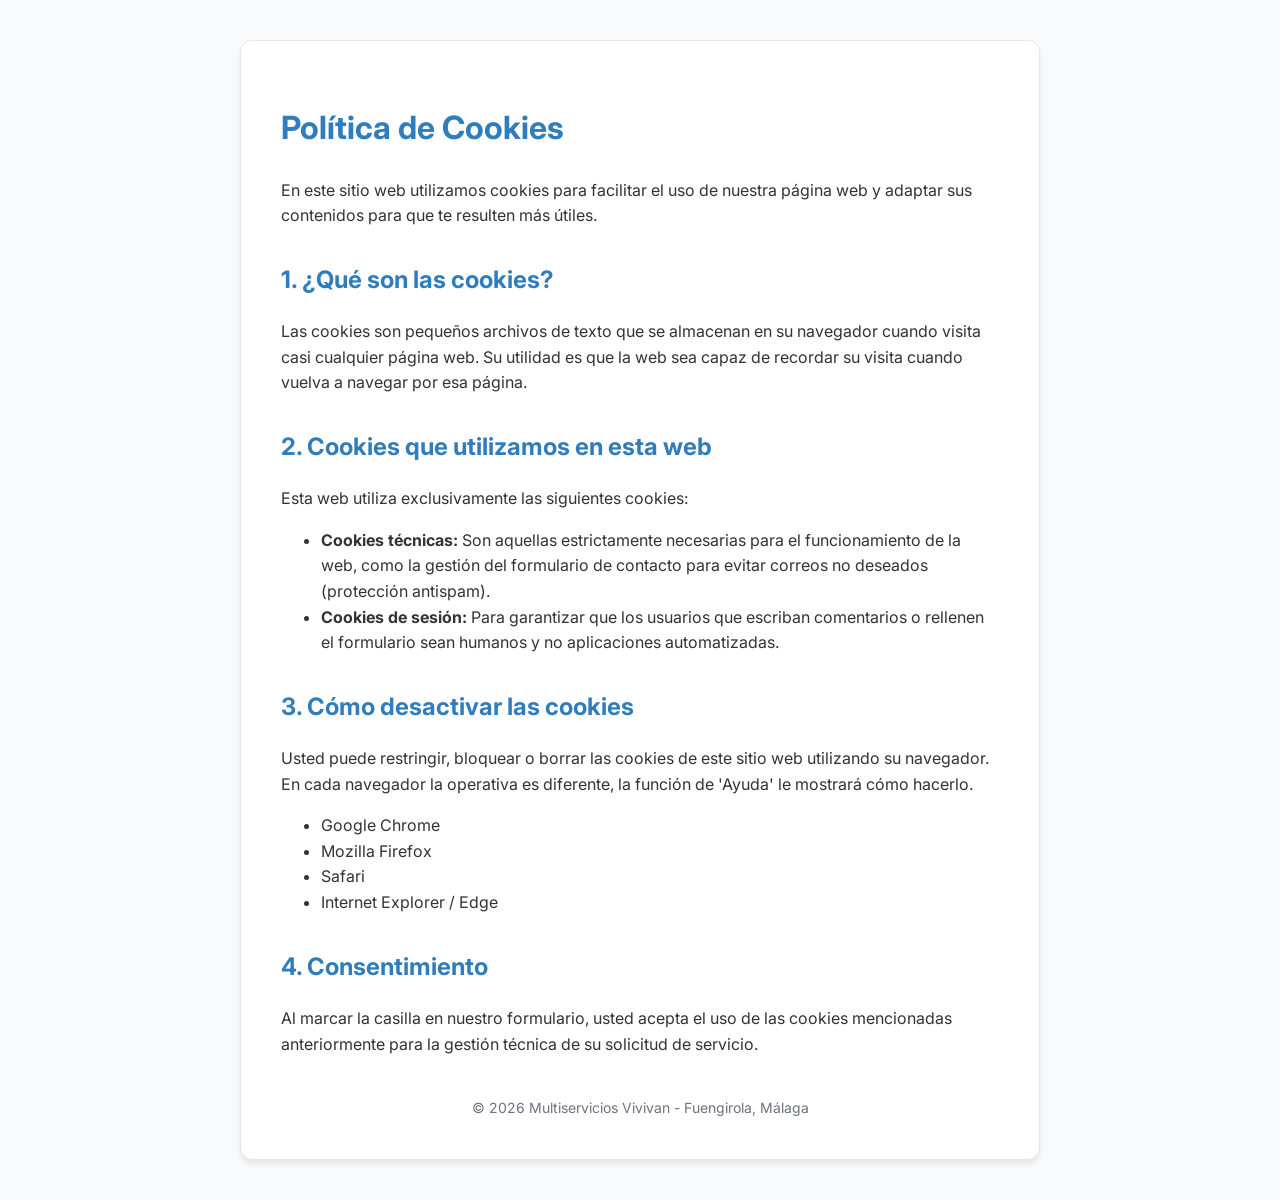
<file: public/cookies.html>
<!DOCTYPE html>
<html lang="es">
<head>
    <meta charset="UTF-8">
    <meta name="viewport" content="width=device-width, initial-scale=1.0">
    <title>Política de Cookies - Multiservicios Vivivan</title>
    <link href="https://fonts.googleapis.com/css2?family=Inter:wght@400;600;700&display=swap" rel="stylesheet">
    <style>
        body {
            font-family: 'Inter', sans-serif;
            line-height: 1.6;
            color: #333;
            max-width: 800px;
            margin: 0 auto;
            padding: 40px 20px;
            background-color: #f9fafb;
        }
        .container {
            background: #fff;
            padding: 40px;
            border-radius: 12px;
            box-shadow: 0 4px 6px -1px rgba(0, 0, 0, 0.1);
            border: 1px solid #e5e7eb;
        }
        h1 {
            color: #2F7DBD;
            margin-bottom: 24px;
        }
        h2 {
            color: #2F7DBD;
            margin-top: 32px;
            font-size: 1.5rem;
        }
        p {
            margin-bottom: 16px;
        }
        .footer {
            margin-top: 40px;
            text-align: center;
            font-size: 0.875rem;
            color: #6b7280;
        }
    </style>
</head>
<body>
    <div class="container">
        <h1>Política de Cookies</h1>
        
        <p>En este sitio web utilizamos cookies para facilitar el uso de nuestra página web y adaptar sus contenidos para que te resulten más útiles.</p>

        <h2>1. ¿Qué son las cookies?</h2>
        <p>Las cookies son pequeños archivos de texto que se almacenan en su navegador cuando visita casi cualquier página web. Su utilidad es que la web sea capaz de recordar su visita cuando vuelva a navegar por esa página.</p>

        <h2>2. Cookies que utilizamos en esta web</h2>
        <p>Esta web utiliza exclusivamente las siguientes cookies:</p>
        <ul>
            <li><strong>Cookies técnicas:</strong> Son aquellas estrictamente necesarias para el funcionamiento de la web, como la gestión del formulario de contacto para evitar correos no deseados (protección antispam).</li>
            <li><strong>Cookies de sesión:</strong> Para garantizar que los usuarios que escriban comentarios o rellenen el formulario sean humanos y no aplicaciones automatizadas.</li>
        </ul>

        <h2>3. Cómo desactivar las cookies</h2>
        <p>Usted puede restringir, bloquear o borrar las cookies de este sitio web utilizando su navegador. En cada navegador la operativa es diferente, la función de 'Ayuda' le mostrará cómo hacerlo.</p>
        <ul>
            <li>Google Chrome</li>
            <li>Mozilla Firefox</li>
            <li>Safari</li>
            <li>Internet Explorer / Edge</li>
        </ul>

        <h2>4. Consentimiento</h2>
        <p>Al marcar la casilla en nuestro formulario, usted acepta el uso de las cookies mencionadas anteriormente para la gestión técnica de su solicitud de servicio.</p>

        <div class="footer">
            &copy; 2026 Multiservicios Vivivan - Fuengirola, Málaga
        </div>
    </div>
</body>
</html>
</file>
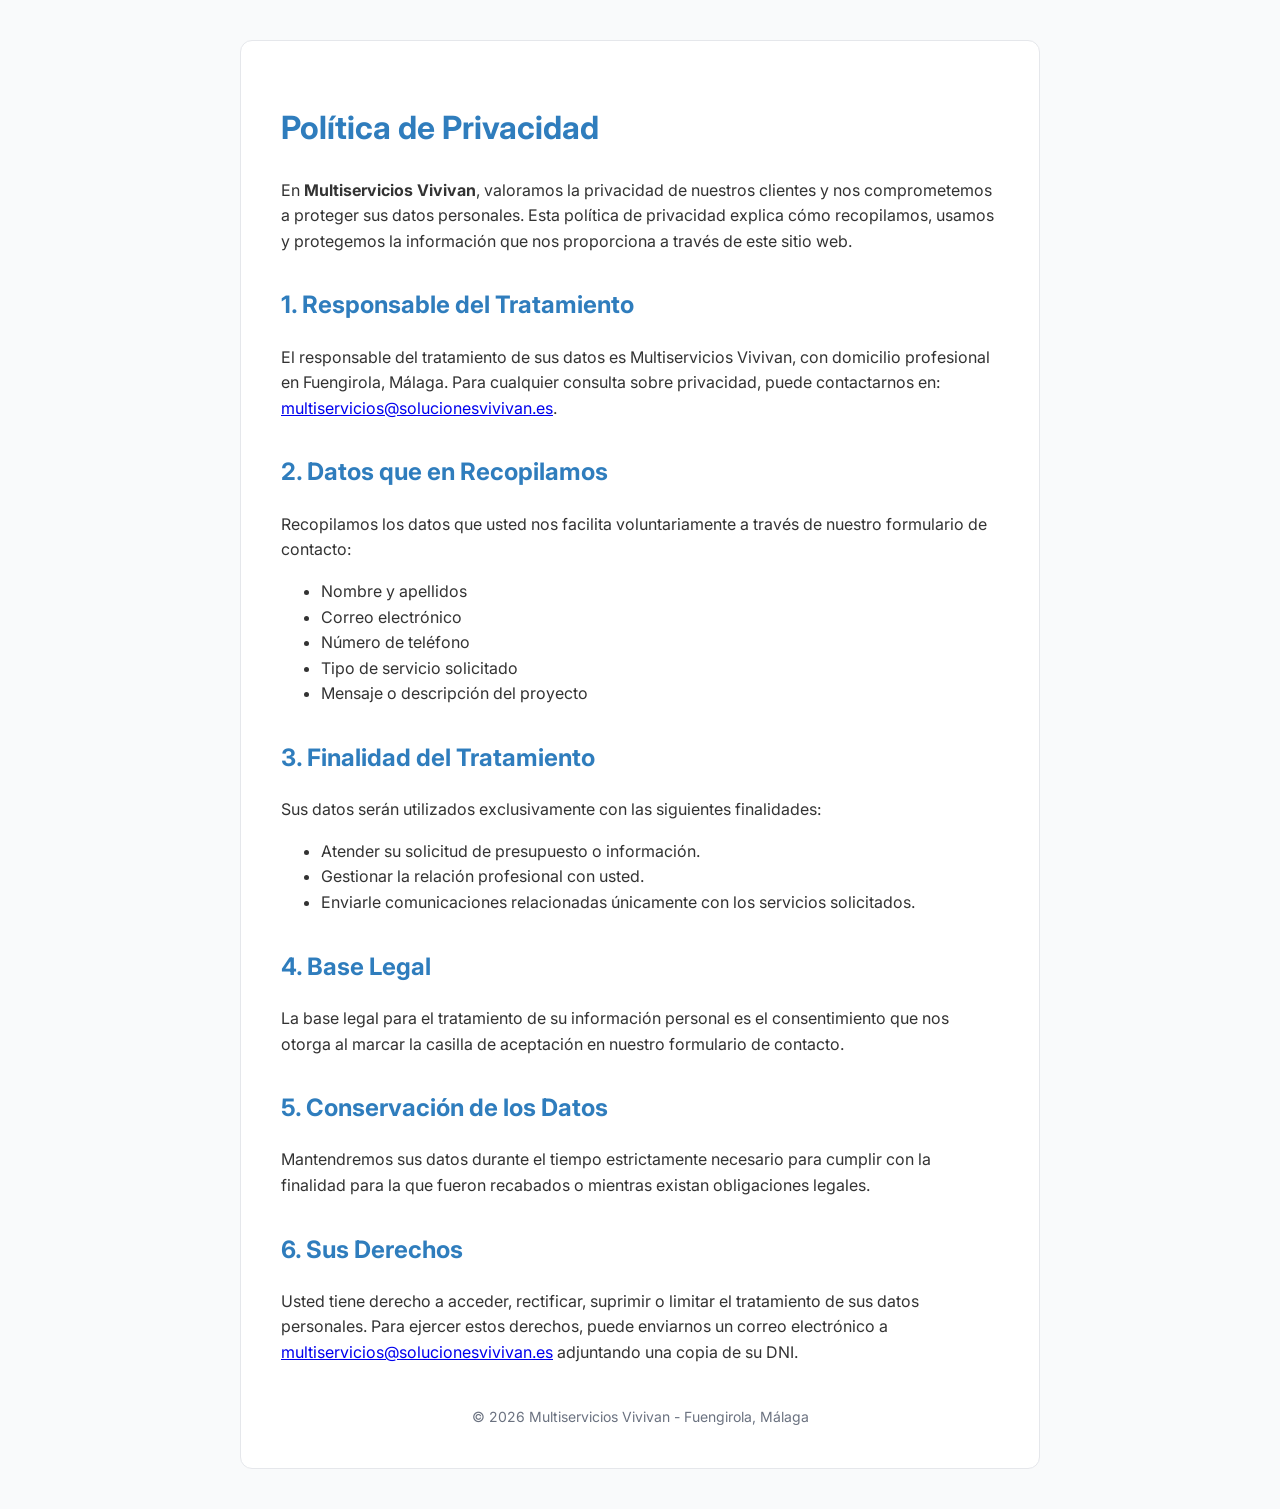
<file: public/privacidad.html>
<!DOCTYPE html>
<html lang="es">
<head>
    <meta charset="UTF-8">
    <meta name="viewport" content="width=device-width, initial-scale=1.0">
    <title>Política de Privacidad - Multiservicios Vivivan</title>
    <link href="https://fonts.googleapis.com/css2?family=Inter:wght@400;600;700&display=swap" rel="stylesheet">
    <style>
        body {
            font-family: 'Inter', sans-serif;
            line-height: 1.6;
            color: #333;
            max-width: 800px;
            margin: 0 auto;
            padding: 40px 20px;
            background-color: #f9fafb;
        }
        .container {
            background: #fff;
            padding: 40px;
            border-radius: 12px;
            shadow: 0 4px 6px -1px rgba(0, 0, 0, 0.1);
            border: 1px solid #e5e7eb;
        }
        h1 {
            color: #2F7DBD;
            margin-bottom: 24px;
        }
        h2 {
            color: #2F7DBD;
            margin-top: 32px;
            font-size: 1.5rem;
        }
        p {
            margin-bottom: 16px;
        }
        .footer {
            margin-top: 40px;
            text-align: center;
            font-size: 0.875rem;
            color: #6b7280;
        }
        .back-link {
            display: inline-block;
            margin-bottom: 20px;
            color: #2F7DBD;
            text-decoration: none;
            font-weight: 600;
        }
    </style>
</head>
<body>
    <div class="container">
        <h1>Política de Privacidad</h1>
        
        <p>En <strong>Multiservicios Vivivan</strong>, valoramos la privacidad de nuestros clientes y nos comprometemos a proteger sus datos personales. Esta política de privacidad explica cómo recopilamos, usamos y protegemos la información que nos proporciona a través de este sitio web.</p>

        <h2>1. Responsable del Tratamiento</h2>
        <p>El responsable del tratamiento de sus datos es Multiservicios Vivivan, con domicilio profesional en Fuengirola, Málaga. Para cualquier consulta sobre privacidad, puede contactarnos en: <a href="mailto:multiservicios@solucionesvivivan.es">multiservicios@solucionesvivivan.es</a>.</p>

        <h2>2. Datos que en Recopilamos</h2>
        <p>Recopilamos los datos que usted nos facilita voluntariamente a través de nuestro formulario de contacto:</p>
        <ul>
            <li>Nombre y apellidos</li>
            <li>Correo electrónico</li>
            <li>Número de teléfono</li>
            <li>Tipo de servicio solicitado</li>
            <li>Mensaje o descripción del proyecto</li>
        </ul>

        <h2>3. Finalidad del Tratamiento</h2>
        <p>Sus datos serán utilizados exclusivamente con las siguientes finalidades:</p>
        <ul>
            <li>Atender su solicitud de presupuesto o información.</li>
            <li>Gestionar la relación profesional con usted.</li>
            <li>Enviarle comunicaciones relacionadas únicamente con los servicios solicitados.</li>
        </ul>

        <h2>4. Base Legal</h2>
        <p>La base legal para el tratamiento de su información personal es el consentimiento que nos otorga al marcar la casilla de aceptación en nuestro formulario de contacto.</p>

        <h2>5. Conservación de los Datos</h2>
        <p>Mantendremos sus datos durante el tiempo estrictamente necesario para cumplir con la finalidad para la que fueron recabados o mientras existan obligaciones legales.</p>

        <h2>6. Sus Derechos</h2>
        <p>Usted tiene derecho a acceder, rectificar, suprimir o limitar el tratamiento de sus datos personales. Para ejercer estos derechos, puede enviarnos un correo electrónico a <a href="mailto:multiservicios@solucionesvivivan.es">multiservicios@solucionesvivivan.es</a> adjuntando una copia de su DNI.</p>

        <div class="footer">
            &copy; 2026 Multiservicios Vivivan - Fuengirola, Málaga
        </div>
    </div>
</body>
</html>
</file>
